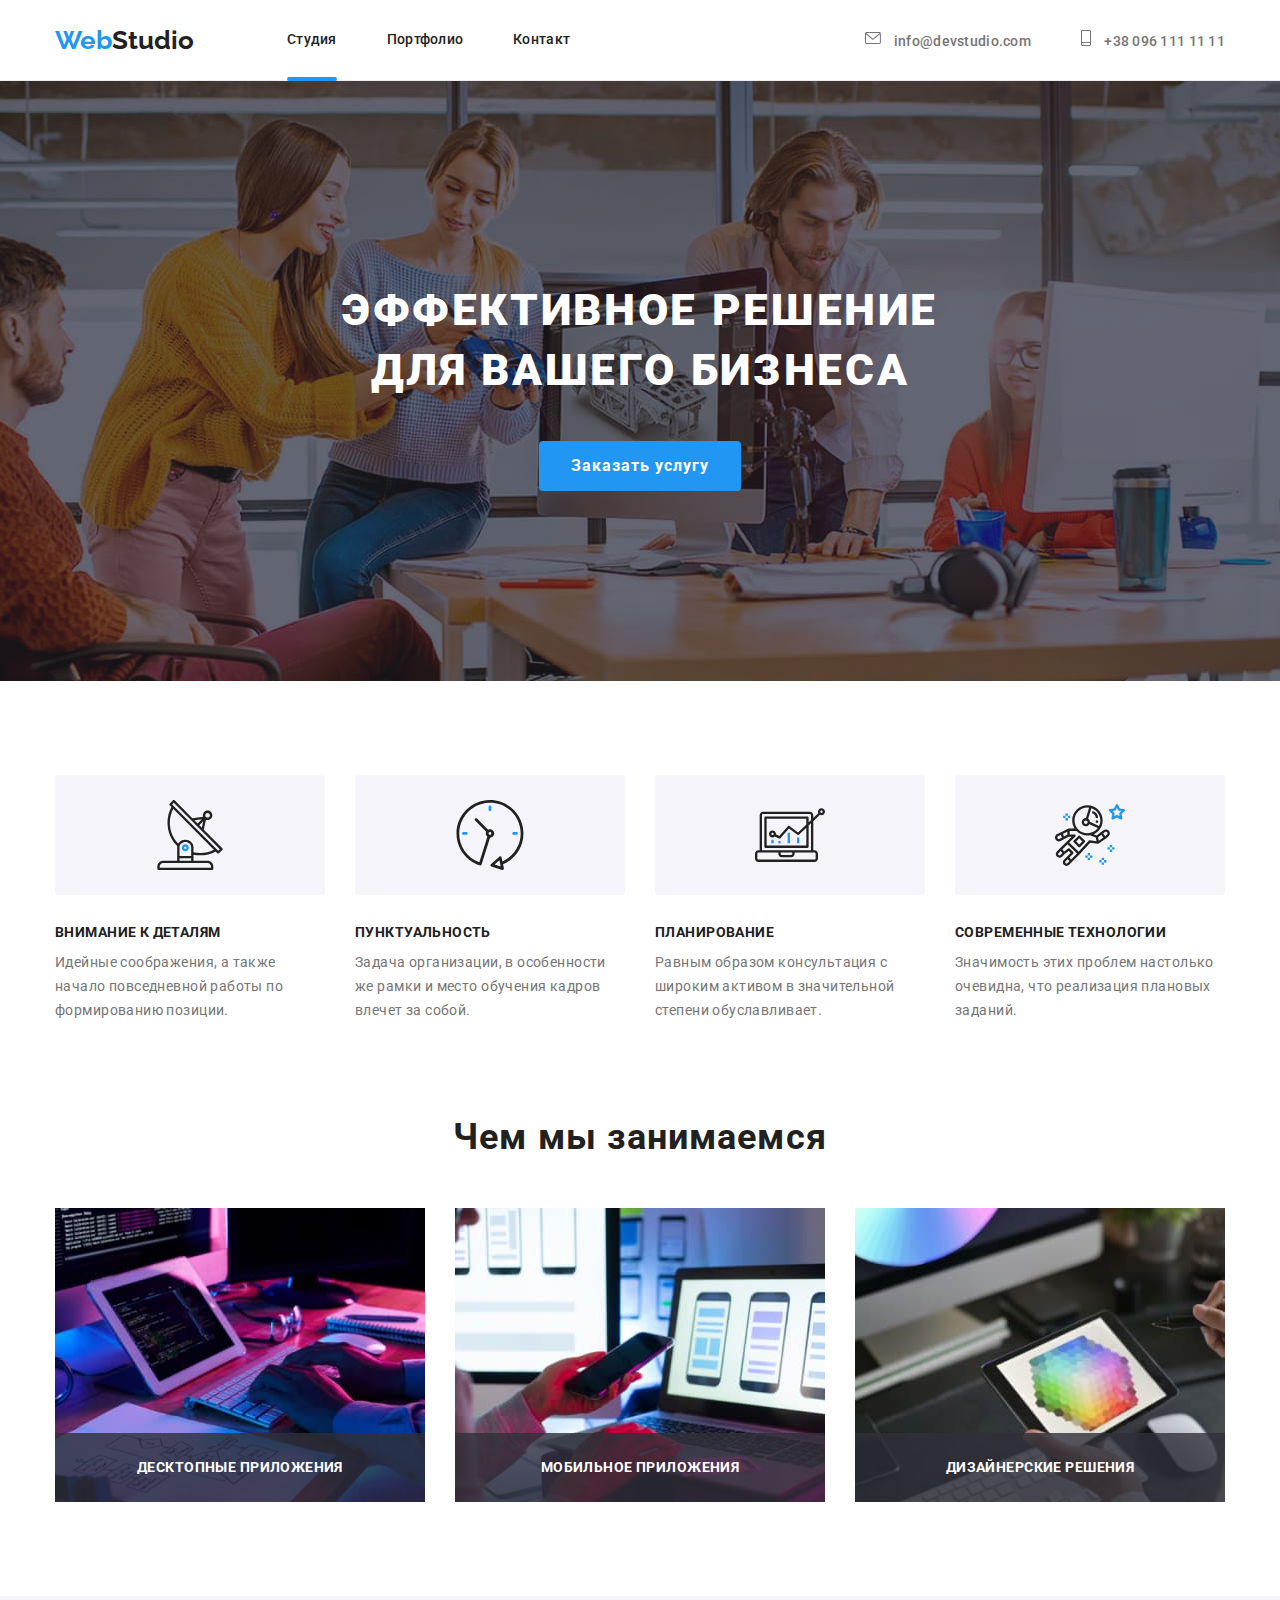
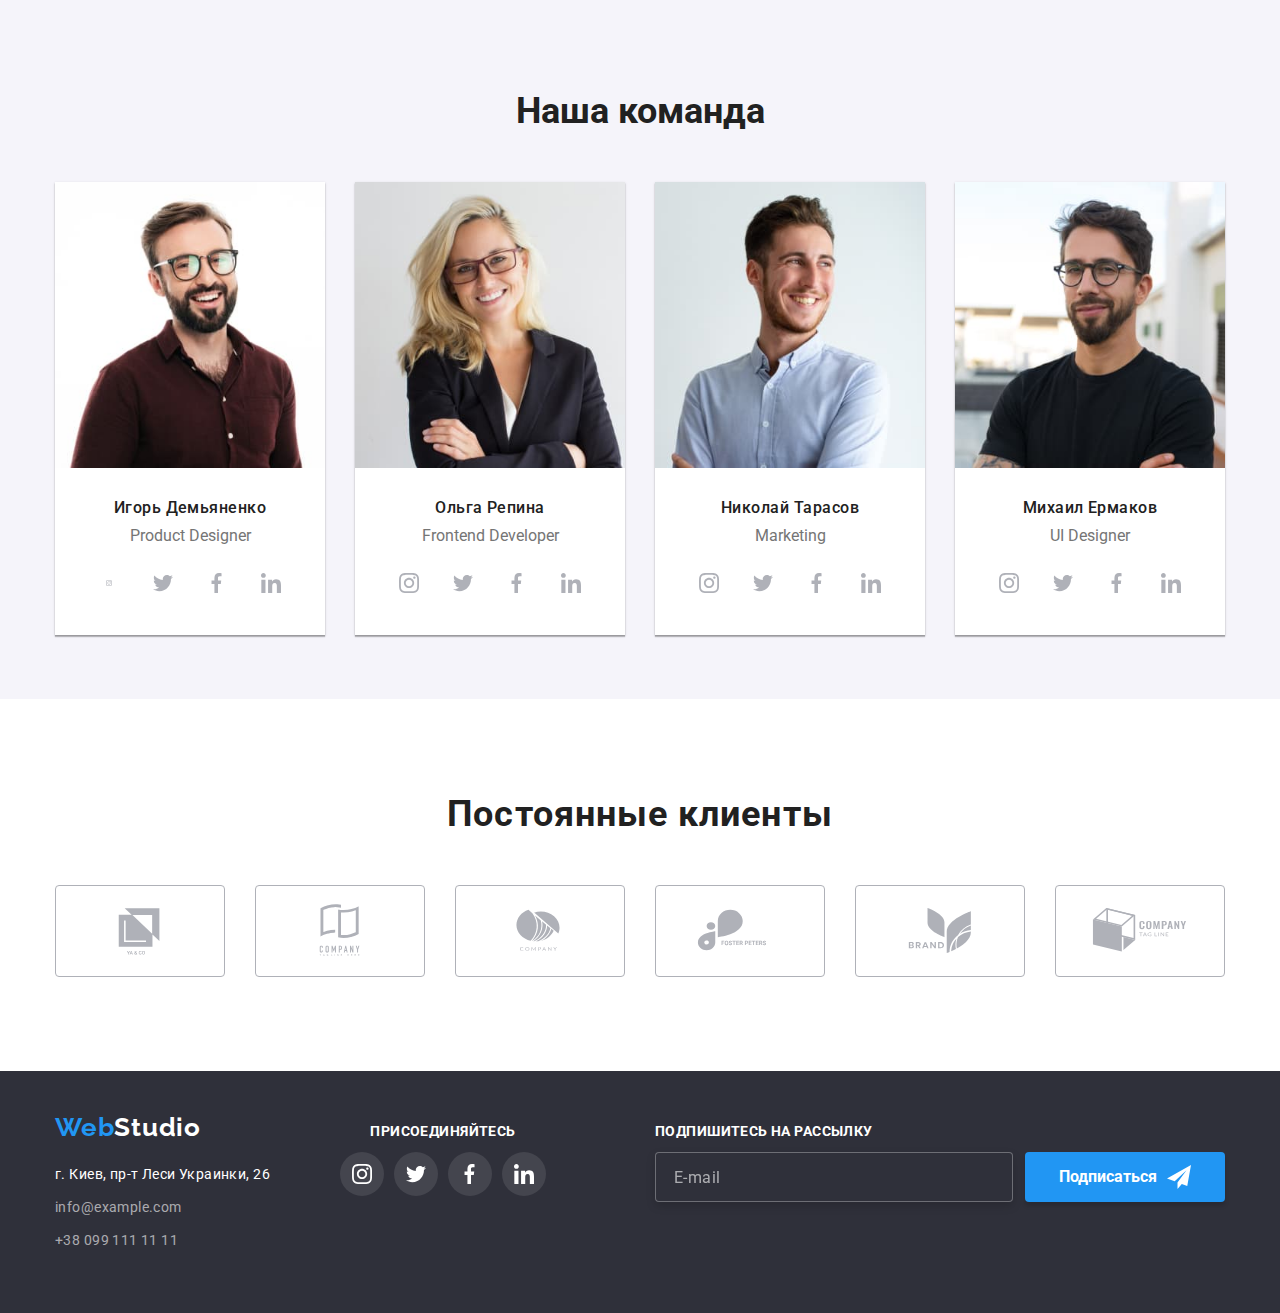
<file: index.html>
<!DOCTYPE html>
<html lang="ru">

<head>
    <meta charset="UTF-8">
    <meta http-equiv="X-UA-Compatible" content="IE=edge">
    <meta name="viewport" content="width=device-width, initial-scale=1.0">
    <title>Document</title>
  
    <link rel="preconnect" href="https://fonts.googleapis.com">
    <link rel="preconnect" href="https://fonts.gstatic.com" crossorigin>
    <link
        href="https://fonts.googleapis.com/css2?family=Montserrat:wght@400;700&family=Raleway:wght@700&family=Roboto:wght@400;500;700;900&display=swap"
        rel="stylesheet">
        <link rel="stylesheet" href="./modern-normalize.css">
        <!-- <link rel="stylesheet" href="./css/style.css"> -->
        <link rel="stylesheet" href="./css/main.min.css">
        
</head>

<body>
    <!--Шапка  -->
    <header class="header">
        <div class="header__box container">
            <nav class="nav">
                <!-- логотип -->
                <a href="#" class="logo">
                    <span class="primery-logo">Web</span>Studio
                </a>
            
                <!-- список навигации -->
                <ul class="nav__list">
                    <li class="nav__item"><a class="nav__link nav__position" href="./index.html">Студия</a></li>
                    <li class="nav__item"><a class="nav__link" href="./portfolio.html">Портфолио</a></li>
                    <li class="nav__item"><a class="nav__link" href="#footer">Контакт</a></li>
                </ul>
            </nav>
            <div class="kontacts">
                <a class="kontacts__email" href="info@devstudio.com">
                    <svg width="16" height="16" class="kontacts__svg">
                        <use href="images/icons.svg#icon-leter"></use>
                    </svg>
                    info@devstudio.com</a>
                <a class="kontacts__tel" href="+38-096-111-11-11">
                    <svg width="10" height="16" class="kontacts__svg">
                        <use href="images/icons.svg#icon-smartphone"></use>
                    </svg>
                    +38 096 111 11 11</a>
            </div>
            <!-- ========мобильное меню============== -->
            <button type="button" class="is-open menu-button " aria-expanded="false" aria-controls="menu-container"
                data-menu-button>
            
                <svg width="40" height="40" class="burger">
                    <use class="icon-cross" href="images/icons.svg#icon-menu_40px-1"></use>
                    <use class="icon-burger" href="images/icons.svg#icon-close_40px-1"></use>
                </svg>
            </button>
            <div class="menu-container" id="menu-container" data-menu>
            
                <div class="menu-container__nav">
                    <a class="menu-container__link" href="./index.html">Студия</a>
                    <a class="menu-container__link" href="./portfolio.html">Портфолио</a>
                    <a class="menu-container__link" href="#footer">Контакт</a>
                </div>
                <div class="menu-container__kontacts-box">
                    <div class="menu-container__kontacts">
                        <a class="menu-container__tel" href="+38-096-111-11-11">
                            +38 096 111 11 11</a>
            
                        <a class="menu-container__email" href="info@devstudio.com">
                            info@devstudio.com</a>
            
                    </div>
                    <div class="menu-container__social">
                        <a class="menu-container__social-link" href="">Instagram</a>
                        <a class="menu-container__social-link" href="">Twitter</a>
                        <a class="menu-container__social-link" href="">Facebook</a>
                        <a class="menu-container__social-link" href="">LinkedIn</a>
                    </div>
                </div>
            
                <!-- </div> -->
            
            
            </div>
        </div>
           
      
        
    </header>
<!-- главный заголовок Эффективные решения для вашего бизнеса-->
    <main>
        
    <section class="hero">
        <div class="container ">
                <h1 class="hero__heading">ЭФФЕКТИВНОЕ РЕШЕНИЕ<br> ДЛЯ ВАШЕГО БИЗНЕСА</h1>
            
                    <button data-modal-open class="button-order-servise">Заказать услугу</button>
                    
                    <div class="backdrop is-hidden" data-modal>
                        <div class="modal">
                            <button class="modal__close" data-modal-close>
                                <svg width="15" height="15">
                                    <use href="images/icons.svg#icon-close"></use>
                                </svg>
                            </button>
                            <b class="modal__head">Оставьте свои данные, мы вам перезвоним</b>
                            <form class="modal__form">
                                <label class="modal__box">
                                    Имя
                                    <input class="modal__input" type="text" name="name" autofocus required>
                                    <svg class="modal__icon" width="12" height="12">
                                        <use href="images/icons.svg#icon-men-1"></use>
                                    </svg>
                                </label>
                                <label class="modal__box"> Телефон
                                    <input class="modal__input" type="tel" name="tel" required>
                                    <svg  class="modal__icon"width="13" height="13">
                                        <use href="images/icons.svg#icon-tel-1"></use>
                                    </svg>
                                </label>
                                <label class="modal__box"> Почта
                                    <input class="modal__input" type="email" name="tel">
                                    <svg class="modal__icon" width="15" height="12">
                                        <use href="images/icons.svg#icon-mail-1"></use>
                                    </svg>
                                </label>
                                <label class="modal__box "> Комментарий
                                    <textarea class="modal__input modal__coment"  name="feedback" placeholder="Введите текст"></textarea>
                                </label>
                                <input type="checkbox" class="modal__policy-checkbox" id="policy-check" required>
                                <label class="modal__policy-box" for="policy-check">
                                    Соглашаюсь с рассылкой и принимаю &nbsp;<a class="modal__link" href="#">Условия договора</a>
                                </label>
                                <button type="submit" class="modal-submit-btn">Отправить</button>
                                </form>
                            </form>
                            
                        </div>
                    
                    </div>
                
        </div>
    </section>
        
    
    <!-- особенности -->
    <section class="section">
        <div class="container">
            <h2 class="peculiarities__heading">Особенности</h2>
            <ul class="peculiarities__list">
                <li class="peculiarities__item">
                    <div class="peculiarities__box">
                        <div class="peculiarities__svg">
                            <svg width="70" height="70" >
                                <use href="images/icons.svg#icon-antenna"></use>
                            </svg>
                        </div>
                        
                        <h3 class="peculiarities__title">Внимание к деталям</h3>
                        <p class="peculiarities__text">Идейные соображения, а также начало повседневной работы по формированию
                            позиции.</p>
                    </div>
                   
                </li>
                <li class="peculiarities__item">
                    <div class="peculiarities__box">
                        <div class="peculiarities__svg">
                            <svg width="70" height="70" >
                                <use class="peculiarities__img" href="images/icons.svg#icon-clock"></use>
                            </svg>
                        </div>
                        
                        <h3 class="peculiarities__title">Пунктуальность</h3>
                        <p class="peculiarities__text">Задача организации, в особенности же рамки и место обучения кадров влечет
                            за собой.</p>
                    </div>
                    
                </li>
                <li class="peculiarities__item">
                    <div class="peculiarities__box">
                        <div  class="peculiarities__svg">
                            <svg width="70" height="70">
                                <use href="images/icons.svg#icon-diagram"></use>
                            </svg>
                        </div>
                        
                        <h3 class="peculiarities__title">Планирование</h3>
                        <p class="peculiarities__text">Равным образом консультация с широким активом в значительной степени
                            обуславливает.</p>
                    </div>
                    
                </li>
                <li class="peculiarities__item">
                    <div class="peculiarities__box">
                        <div  class="peculiarities__svg">
                            <svg width="70" height="70">
                                <use href="images/icons.svg#icon-astronaut"></use>
                            </svg>
                        </div>
                        
                        <h3 class="peculiarities__title">Современные технологии</h3>
                        <p class="peculiarities__text">Значимость этих проблем настолько очевидна, что реализация плановых
                            заданий.</p>
                    </div>
                    
                </li>
            </ul>
        </div>
       
    </section>
    <!-- чем мы занимаемся -->
    <div class="produktion">
<section class=" top section">

    <div class="container">
        <h2 class="produktion__heading">Чем мы занимаемся</h2>
        <ul class="produktion__list">
            <li class="produktion__item"><img srcset="./images/imgdesktop@1x.jpg 1x, ./images/imgdesktop@2x.jpg 2x" src="./images/imgdesktop@1x.jpg" alt="компьютер" width="370" height="294">
                <p class="produktion__text">ДЕСКТОПНЫЕ ПРИЛОЖЕНИЯ</p>
            </li>
            <li class="produktion__item"><img srcset="./images/imgmob@1x.jpg 1x, ./images/imgmob@2x.jpg 2x" src="./images/imgmob@1x.jpg" alt="телефон" width="370" height="294">
                <p class="produktion__text">МОБИЛЬНОЕ ПРИЛОЖЕНИЯ</p>
            </li>
            <li class="produktion__item"><img srcset="./images/imgdesing@1x.jpg 1x, ./images/imgdesing@2x.jpg 2x" src="./images/imgdesing@1x.jpg" alt="планшет" width="370" height="294">
                <p class="produktion__text">ДИЗАЙНЕРСКИЕ РЕШЕНИЯ</p>
            </li>
        </ul>
    </div>


</section>
    </div>
 
    <!-- наша команда -->
  
    <section class="section comand">
        <div class=" container">
            <h2 class="comand__heading">Наша команда</h2>
            <ul class="comand__list">
                
                <li class="comand__item">
                    <div class="comand__box">
                    <img class="comand__img" srcset="./images/igor/igor@1x.jpg 1x, ./images/igor/igor@2x.jpg 2x"  src="./images/igor/igor.jpg" alt="Игорь-Демьяненко"  width="100%">
                    <div class="comand__name-box">
                        <h3 class="comand__name">Игорь Демьяненко</h3>
                        <p class="comand__position">Product Designer</p>
                        <ul class="comand__social-list">
                            <li class="comand__social-item">
                                <a class="comand__social-link" href="#">
                                    <svg width="6" height="10">
                                        <use class="" href="images/icons.svg#icon-instagram"></use>
                                    </svg>
                                </a>
                    
                            </li>
                            <li class="comand__social-item">
                                <a class="comand__social-link" href="#">
                                    <svg width="20" height="20" class="">
                                        <use class="" href="images/icons.svg#icon-twitter"></use>
                                    </svg>
                                </a>
                    
                            </li>
                            <li class="comand__social-item">
                                <a class="comand__social-link" href="#">
                                    <svg width="20" height="20" class="">
                                        <use class="" href="images/icons.svg#icon-facebook"></use>
                                    </svg>
                                </a>
                    
                            </li>
                            <li class="comand__social-item">
                                <a class="comand__social-link" href="#">
                                    <svg width="20" height="20" class="">
                                        <use class="" href="images/icons.svg#icon-linkedin"></use>
                                    </svg>
                                </a>
                    
                            </li>
                        </ul>
                    </div>
                    </div>
                   
                </li>


                <li class="comand__item">
                    <div class="comand__box">
                    <img class="comand__img" srcset="./images/olga/olga@1x.jpg 1x, ./images/olga/olga@2x.jpg 2x" src="./images/olga/olga.jpg" alt="Ольга-Репина" width="100%">
                    <div class="comand__name-box">
                        <h3 class="comand__name">Ольга Репина</h3>
                        <p class="comand__position">Frontend Developer</p>
                        <ul class="comand__social-list">
                            <li class="comand__social-item">
                                <a class="comand__social-link" href="#">
                                    <svg width="20" height="20" class="">
                                        <use class="" href="images/icons.svg#icon-instagram"></use>
                                    </svg>
                                </a>
                    
                            </li>
                            <li class="comand__social-item">
                                <a class="comand__social-link" href="#">
                                    <svg width="20" height="20" class="">
                                        <use class="" href="images/icons.svg#icon-twitter"></use>
                                    </svg>
                                </a>
                    
                            </li>
                            <li class="comand__social-item">
                                <a class="comand__social-link" href="#">
                                    <svg width="20" height="20" class="">
                                        <use class="" href="images/icons.svg#icon-facebook"></use>
                                    </svg>
                                </a>
                    
                            </li>
                            <li class="comand__social-item">
                                <a class="comand__social-link" href="#">
                                    <svg width="20" height="20" class="">
                                        <use class="" href="images/icons.svg#icon-linkedin"></use>
                                    </svg>
                                </a>
                    
                            </li>
                        </ul>
                    </div>
                    </div>
                   
                </li>


                <li class="comand__item">
                    <div class="comand__box">
                    <img class="comand__img" srcset="./images/nikolai/nikolai@1x.jpg 1x, ./images/nikolai/nikolai@2x.jpg 2x" src="./images/nikolai/nikolai.jpg" alt="Николай-Тарасов" width="450px">
                    <div class="comand__name-box">
                        <h3 class="comand__name">Николай Тарасов</h3>
                        <p class="comand__position">Marketing</p>
                        <ul class="comand__social-list">
                            <li class="comand__social-item">
                                <a class="comand__social-link" href="#">
                                    <svg width="20" height="20" class="">
                                        <use class="" href="images/icons.svg#icon-instagram"></use>
                                    </svg>
                                </a>
                    
                            </li>
                            <li class="comand__social-item">
                                <a class="comand__social-link" href="#">
                                    <svg width="20" height="20" class="">
                                        <use class="" href="images/icons.svg#icon-twitter"></use>
                                    </svg>
                                </a>
                    
                            </li>
                            <li class="comand__social-item">
                                <a class="comand__social-link" href="#">
                                    <svg width="20" height="20" class="">
                                        <use class="" href="images/icons.svg#icon-facebook"></use>
                                    </svg>
                                </a>
                    
                            </li>
                            <li class="comand__social-item">
                                <a class="comand__social-link" href="#">
                                    <svg width="20" height="20" class="">
                                        <use class="" href="images/icons.svg#icon-linkedin"></use>
                                    </svg>
                                </a>
                    
                            </li>
                        </ul>
                    </div>
                    </div>
                    
                </li>


                <li class="comand__item">
                    <div class="comand__box">
                            <img class="comand__img" srcset="./images/mihail/mihail@1x.jpg 1x, ./images/mihail/mihail@2x.jpg 2x" src="./images/mihail/mihail.jpg" alt="Михаил-Ермаков" width="100%">
                            <div class="comand__name-box">
                                <h3 class="comand__name">Михаил Ермаков</h3>
                                <p class="comand__position">UI Designer</p>
                                <ul class="comand__social-list">
                                    <li class="comand__social-item">
                                        <a class="comand__social-link" href="#">
                                            <svg width="20" height="20" class="">
                                                <use class="" href="images/icons.svg#icon-instagram"></use>
                                            </svg>
                                        </a>
                            
                                    </li>
                                    <li class="comand__social-item">
                                        <a class="comand__social-link" href="#">
                                            <svg width="20
                                                        " height="20
                                                        " class="">
                                                <use class="" href="images/icons.svg#icon-twitter"></use>
                                            </svg>
                                        </a>
                            
                                    </li>
                                    <li class="comand__social-item">
                                        <a class="comand__social-link" href="#">
                                            <svg width="20
                                                        " height="20
                                                        " class="">
                                                <use class="" href="images/icons.svg#icon-facebook"></use>
                                            </svg>
                                        </a>
                            
                                    </li>
                                    <li class="comand__social-item">
                                        <a class="comand__social-link" href="#">
                                            <svg width="20
                                                        " height="20
                                                        " class="">
                                                <use class="" href="images/icons.svg#icon-linkedin"></use>
                                            </svg>
                                        </a>
                            
                                    </li>
                                </ul>
                            </div>
                    </div>
                    
                </li>
            </ul>
        </div>
       
    </section>
<!-- Постоянные клиенты -->
     <section class="section ">
         <div class="container">
            <h2 class="client__heading">Постоянные клиенты</h2>
            <ul class="client__list">
                <li class="client__item">
                    <a class="client__link" href="#">
                        <svg width="106" height="60">
                            <use href="images/icons.svg#icon-yaco"></use>
                        </svg>
                    </a>
                </li>
                <li class="client__item">
                    <a class="client__link" href="#">
                        <svg width="106" height="60">
                            <use href="images/icons.svg#icon-tag-line-here"></use>
                        </svg>
                    </a>
                </li>
                <li class="client__item">
                    <a class="client__link" href="#">
                        <svg width="106" height="60">
                            <use href="images/icons.svg#icon-company"></use>
                        </svg>
                    </a>
                </li>
                <li class="client__item">
                    <a class="client__link" href="#">
                        <svg width="106" height="60">
                            <use href="images/icons.svg#icon-foster-peters"></use>
                        </svg>
                    </a>
                </li>
                <li class="client__item">
                    <a class="client__link" href="#">
                        <svg width="106" height="60">
                            <use href="images/icons.svg#icon-brand"></use>
                        </svg>
                    </a>
                </li>
                <li class="client__item">
                    <a class="client__link" href="#">
                        <svg width="106" height="60">
                            <use href="images/icons.svg#icon-tag-line"></use>
                        </svg>
                    </a>
                </li>
            </ul>
         </div>
        
    </section>
</main>


    
<!-- подвал -->
    <footer class="footer ">
        <a name="footer"></a>
        <div class="footer__box container">
            <!-- <div class="footer__wrapper">
                
            </div> -->
            <div class="footer-addres">
                <a href="#">
                    <span class="logo-primery">Web</span><span class="logo-secondary">Studio </span>
                </a>
                <address class="footer__addres">г. Киев, пр-т Леси Украинки, 26</address>
                <a class="footer__kontakts" href="info@example.com"> info@example.com</a>
                <a class="footer__kontakts" href="+38-099-111-11-11"> +38 099 111 11 11</a>
            </div>
            
        <!-- присоединяйтесь  -->

            <div class="join">
                <h2 class="join__heading">ПРИСОЕДИНЯЙТЕСЬ</h2>
                <ul class="join__social-list">
                    <li class="join__social-item">
                        <a class="join__social-link" href="#">
                            <svg width="20" height="20" class="">
                                <use href="images/icons.svg#icon-instagram"></use>
                            </svg>
                        </a>
            
                    </li>
                    <li class="join__social-item">
                        <a class="join__social-link" href="#">
                            <svg width="20" height="20" class="">
                                <use href="images/icons.svg#icon-twitter"></use>
                            </svg>
                        </a>
            
                    </li>
                    <li class="join__social-item">
                        <a class="join__social-link" href="#">
                            <svg width="20" height="20" class="">
                                <use href="images/icons.svg#icon-facebook"></use>
                            </svg>
                        </a>
            
                    </li>
                    <li class="join__social-item">
                        <a class="join__social-link" href="#">
                            <svg width="20" height="20" class="">
                                <use href="images/icons.svg#icon-linkedin"></use>
                            </svg>
                        </a>
            
                    </li>
                </ul>
            </div>
        <!-- Подпишитесь на рассылку -->
            <div class="mailing__box">
                <b class="mailing">ПОДПИШИТЕСЬ НА РАССЫЛКУ</b>
                <form class="mailing__form">
                    <label>
                        <input type="email" name="mailing-email" class="mailing__email" placeholder="E-mail">
                    </label>
                    <button class="mailing-button" type="submit">
                        <span class="mailing__btn-name">
                            Подписаться
                        <img  class="mailing__img" src="./images/icon send.svg" alt="">
                        </span>
                        
                    </button>
                </form>

            </div>
        </div>
        
       
    </footer>
    <script src="./js/menu.js"></script>
    <script src="./js/modal.js"></script>
</body>

</html>
</file>
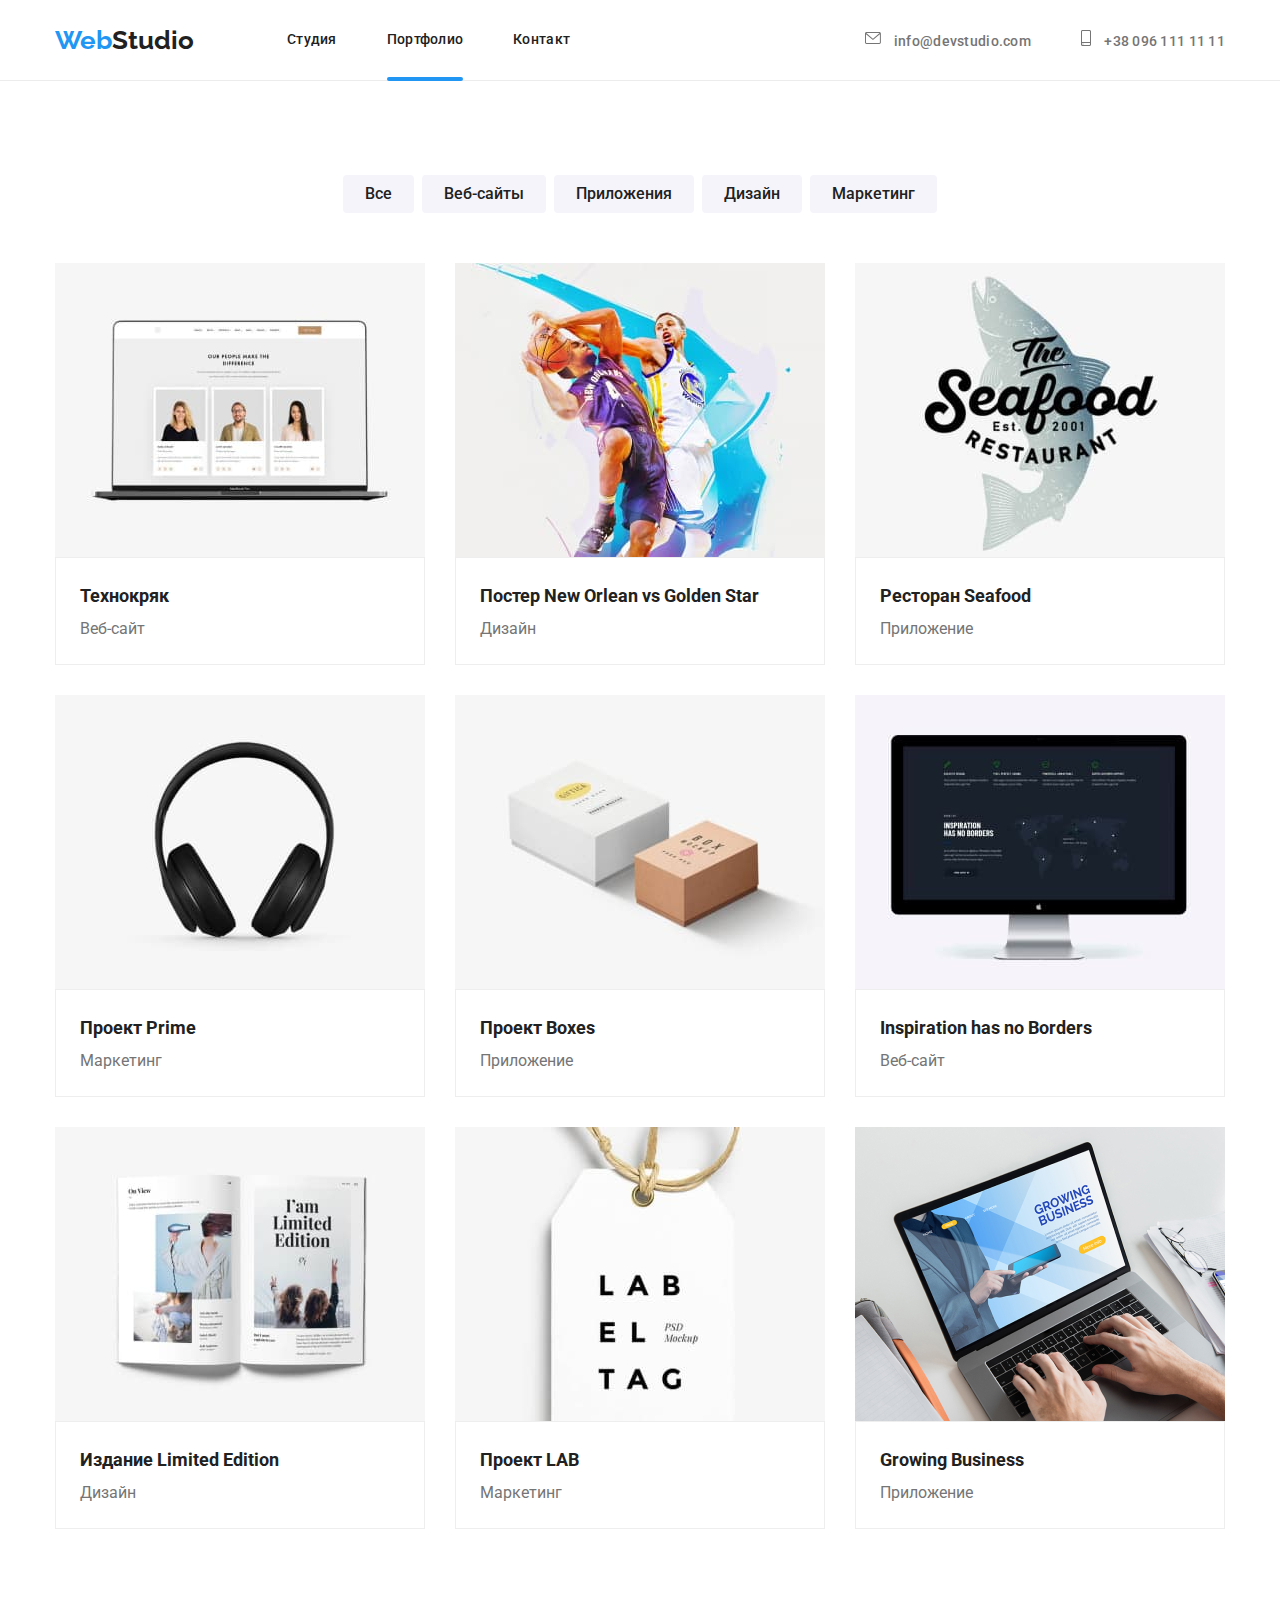
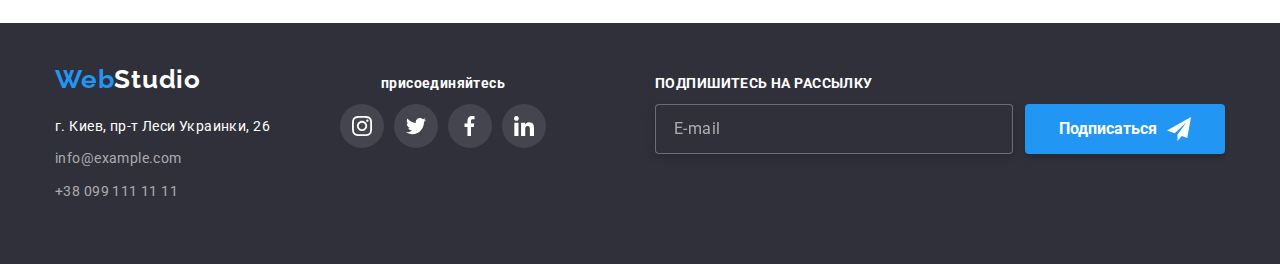
<file: portfolio.html>
<!DOCTYPE html>
<html lang="ru">
<head>
    <meta charset="UTF-8">
    <meta http-equiv="X-UA-Compatible" content="IE=edge">
    <meta name="viewport" content="width=device-width, initial-scale=1.0">
    <title>portfolio</title>
    
    <link rel="preconnect" href="https://fonts.googleapis.com">
    <link rel="preconnect" href="https://fonts.gstatic.com" crossorigin>
    <link href="https://fonts.googleapis.com/css2?family=Montserrat:wght@400;700&family=Raleway:wght@700&family=Roboto:wght@400;500;700;900&display=swap"rel="stylesheet">
    <link rel="stylesheet" href="./modern-normalize.css">
    <link rel="stylesheet" href="./css/main.min.css">
</head>
<body>
    
      <!--Шапка  -->
<header class="header">
    <div class="header__box container">
        <nav class="nav">
            <!-- логотип -->
            <a href="#" class="logo">
                <span class="primery-logo">Web</span>Studio
            </a>

            <!-- список навигации -->
            <ul class="nav__list">
                <li class="nav__item"><a class="nav__link " href="./index.html">Студия</a></li>
                <li class="nav__item"><a class="nav__link nav__position" href="./portfolio.html">Портфолио</a></li>
                <li class="nav__item"><a class="nav__link" href="#footer">Контакт</a></li>
            </ul>
        </nav>
        <div class="kontacts">
            <a class="kontacts__email" href="info@devstudio.com">
                <svg width="16" height="16" class="kontacts__svg">
                    <use href="images/icons.svg#icon-leter"></use>
                </svg>
                info@devstudio.com</a>
            <a class="kontacts__tel" href="+38-096-111-11-11">
                <svg width="10" height="16" class="kontacts__svg">
                    <use href="images/icons.svg#icon-smartphone"></use>
                </svg>
                +38 096 111 11 11</a>
        </div>
        <button type="button" class="is-open menu-button " aria-expanded="false" aria-controls="menu-container"
            data-menu-button>

            <svg width="40" height="40" class="burger">
                <use class="icon-cross" href="images/icons.svg#icon-menu_40px-1"></use>
                <use class="icon-burger" href="images/icons.svg#icon-close_40px-1"></use>
            </svg>
        </button>
        <div class="menu-container" id="menu-container" data-menu>
            <!-- <div class="menu-container__box"> -->
            <div class="menu-container__nav">
                <a class="menu-container__link" href="./index.html">Студия</a>
                <a class="menu-container__link" href="./portfolio.html">Портфолио</a>
                <a class="menu-container__link" href="#footer">Контакт</a>
            </div>
            <div class="menu-container__kontacts-box">
                <div class="menu-container__kontacts">
                    <a class="menu-container__tel" href="+38-096-111-11-11">
                        +38 096 111 11 11</a>

                    <a class="menu-container__email" href="info@devstudio.com">
                        info@devstudio.com</a>

                </div>
                <div class="menu-container__social">
                    <a class="menu-container__social-link" href="">Instagram</a>
                    <a class="menu-container__social-link" href="">Twitter</a>
                    <a class="menu-container__social-link" href="">Facebook</a>
                    <a class="menu-container__social-link" href="">LinkedIn</a>
                </div>
            </div>

            <!-- </div> -->


        </div>
    </div>



</header>

       <main>
    
            <!-- Наши проекты  -->
        <section class="section">
            <div class="container">
            <h1 class="projekt-heading">Наши проекты</h1>
            
            <ul class="projekt__button-list">
                <li class="projekt__button-item"><button type="button"> Все</button></li>
                <li class="projekt__button-item"><button type="button">Веб-сайты </button></li>
                <li class="projekt__button-item"><button type="button">Приложения</button></li>
                <li class="projekt__button-item"><button type="button">Дизайн</button></li>
                <li class="projekt__button-item"><button type="button">Маркетинг</button></li>
            </ul>
       <div class="projekt">
           <ul class="projekt__box-list">
        <li class="projekt__box-item">
            <div class="projekt__box-deskription">
                <img class="projekt__box-img" srcset="./images/tehnokryak/tehnokryak@1x.jpg 1x, ./images/tehnokryak/tehnokryak@2x.jpg 2x" src="./images/tehnokryak/tehnokryak.jpg" alt="Технокряк" >
                <p class="tehnokryak">
                    Технокряк это современная площадка распространения коронавируса. Компании используют эту платформу для цифрового
                    шпионажа и атак на защищённые сервера конкурентов.
                </p>
            </div>
            
            <div class="projekt__box-text">
                <h2 class="projekt__box-heading">Технокряк</h2>
                <p>Веб-сайт</p>
                
             </div> 
           
        </li>
        <li class="projekt__box-item">
            <div class="projekt__box-deskription">
                <img class="projekt__box-img" srcset="./images/poster/poster@1x.jpg 1x, ./images/poster/poster@2x.jpg 2x" src="./images/poster/poster.jpg" alt="Постер New Orlean vs Golden Star" >
                <p class="poster">Lorem ipsum dolor sit amet consectetur, adipisicing elit. Nisi, sint.</p>
            </div>
           
            <div class="projekt__box-text">
                <h2 class="projekt__box-heading">Постер New Orlean vs Golden Star</h2>
                <p>Дизайн</p>
            </div>  
        </li>
        <li class="projekt__box-item">

            <div class="projekt__box-deskription">
                <img class="projekt__box-img" srcset="./images/restaurant/restaurant@1x.jpg 1x, ./images/restaurant/restaurant@2x.jpg 2x" src="./images/restaurant/restaurant.jpg" alt="Ресторан Seafood" >
                <p class="restaurant">Lorem ipsum dolor sit amet consectetur, adipisicing elit. Nisi, sint.</p>
            </div>
           <div class="projekt__box-text">
            <h2 class="projekt__box-heading">Ресторан Seafood</h2>
            <p>Приложение</p>
           </div>  
        </li>
        <li class="projekt__box-item">
            <div class="projekt__box-deskription">
                <img class="projekt__box-img" srcset="./images/prime/prime@1x.jpg 1x, ./images/prime/prime@2x.jpg 2x" src="./images/prime/prime.jpg" alt="Проект Prime" >
                <p class="prime">Lorem ipsum dolor sit amet consectetur, adipisicing elit. Nisi, sint.</p>
            </div>
            <div class="projekt__box-text">
                <h2 class="projekt__box-heading">Проект Prime</h2>
                <p>Маркетинг</p>
            </div> 
        </li>
        <li class="projekt__box-item">
            <div class="projekt__box-deskription">
                <img class="projekt__box-img" srcset="./images/boxes/boxes@1x.jpg 1x, ./images/boxes/boxes@2x.jpg 2x" src="./images/boxes/boxes.jpg" alt="Проект Boxes" >
                <p class="boxes">Lorem ipsum dolor sit amet consectetur, adipisicing elit. Nisi, sint.</p>
            </div>
            <div class="projekt__box-text">
                <h2 class="projekt__box-heading">Проект Boxes</h2>
                <p>Приложение</p>
            </div> 
        </li>
        <li class="projekt__box-item">
            <div class="projekt__box-deskription">
                <img class="projekt__box-img" srcset="./images/komp/komp@1x.jpg 1x, ./images/komp/komp@2x.jpg 2x" src="./images/komp/komp.jpg" alt="Inspiration has no Borders" >
                <p class="komp">Lorem ipsum dolor sit amet consectetur, adipisicing elit. Nisi, sint.</p>
            </div>
            <div class="projekt__box-text">
                <h2 class="projekt__box-heading">Inspiration has no Borders</h2>
                <p>Веб-сайт</p>
            </div>
        </li>
        <li class="projekt__box-item">
            <div class="projekt__box-deskription">
                <img class="projekt__box-img" srcset="./images/limited-edition/limited-edition@1x.jpg 1x, ./images/limited-edition/limited-edition@2x.jpg 2x" src="./images/limited-edition/limited-edition.jpg" alt="Издание Limited Edition" >
                <p class="limited-edition">dtudtutdudetuet</p>
            </div>
            <div class="projekt__box-text">
                <h2 class="projekt__box-heading">Издание Limited Edition</h2>
                <p>Дизайн</p>
            </div> 
        </li>
        <li class="projekt__box-item">
            <div class="projekt__box-deskription">
                <img class="projekt__box-img" srcset="./images/lab/lab@1x.jpg 1x, ./images/lab/lab@2x.jpg 2x" src="./images/lab/lab.jpg" alt="Проект LAB" >
                <p class="lab">Lorem ipsum dolor sit amet consectetur, adipisicing elit. Nisi, sint.</p>
            </div>
            <div class="projekt__box-text">
                <h2 class="projekt__box-heading">Проект LAB</h2>
                <p>Маркетинг</p>
            </div> 
        </li>
        <li class="projekt__box-item">
            <div class="projekt__box-deskription">
                <img class="projekt__box-img" srcset="./images/business/business@1x.jpg 1x, ./images/business/business@2x.jpg 2x" src="./images/business/business.jpg" alt="Growing Business" >
                <p class="business">Lorem ipsum dolor sit amet consectetur, adipisicing elit. Nisi, sint.</p>
            </div>
            <div class="projekt__box-text">
                <h2 class="projekt__box-heading">Growing Business</h2>
                <p>Приложение</p>
            </div> 
        </li>
    </ul>
</div>
    </div>    
        </section>

       </main>
        <!-- подвал -->
        <footer class="footer">
            <a name="footer"></a>
            <div class="footer__box container">
                <div class="footer-addres">
                    <a href="#">
                        <span class="logo-primery">Web</span><span class="logo-secondary">Studio </span>
                    </a>
                    <address class="footer__addres">г. Киев, пр-т Леси Украинки, 26</address>
                    <a class="footer__kontakts" href="info@example.com"> info@example.com</a>
                    <a class="footer__kontakts" href="+38-099-111-11-11"> +38 099 111 11 11</a>
                </div>
        
                <!-- присоединяйтесь  -->
        
                <div class="join">
                    <h2 class="join__heading">присоединяйтесь</h2>
                    <ul class="join__social-list">
                        <li class="join__social-item">
                            <a class="join__social-link" href="#">
                                <svg width="20" height="20" class="">
                                    <use href="images/icons.svg#icon-instagram"></use>
                                </svg>
                            </a>
        
                        </li>
                        <li class="join__social-item">
                            <a class="join__social-link" href="#">
                                <svg width="20" height="20" class="">
                                    <use href="images/icons.svg#icon-twitter"></use>
                                </svg>
                            </a>
        
                        </li>
                        <li class="join__social-item">
                            <a class="join__social-link" href="#">
                                <svg width="20" height="20" class="">
                                    <use href="images/icons.svg#icon-facebook"></use>
                                </svg>
                            </a>
        
                        </li>
                        <li class="join__social-item">
                            <a class="join__social-link" href="#">
                                <svg width="20" height="20" class="">
                                    <use href="images/icons.svg#icon-linkedin"></use>
                                </svg>
                            </a>
        
                        </li>
                    </ul>
                </div>
                <!-- Подпишитесь на рассылку -->
                <div class="mailing__box">
                    <b class="mailing">ПОДПИШИТЕСЬ НА РАССЫЛКУ</b>
                    <form class="mailing__form">
                        <label>
                            <input type="email" name="mailing-email" class="mailing__email" placeholder="E-mail">
                        </label>
                        <button class="mailing-button" type="submit">
                            <span class="mailing__btn-name">
                                Подписаться
                                <img class="mailing__img" src="./images/icon send.svg" alt="">
                            </span>
        
                        </button>
                    </form>
        
                </div>
            </div>
        
        
        </footer>
        
        <script src="./js/modal.js"></script>
        <script src="./js/menu.js"></script>
</body>
</html>
</file>
<file: css/style.css>
/* основной цвет текста #757575 */
/* цвет заголовка #212121 */
/* цвет логотипа #2196F3 */
/* вторичный цвет #FFFFFF */
/* цвет фона #E5E5E5 */
/* цвет фона подвала #2F303A  */
/* цвет фона "Наша команда" #F5F4FA */

:root {
  --theme-color: #e5e5e5;
  --text-primery: #757575;
  --text-secondary: #212121;
  --fone-color: #2196f3;
}
*,
*::before,
*::after {
  box-sizing: border-box;
}
body {
  font-family: "Roboto";
  background-color: ffffff;
}

img {
  display: block;
  max-width: 100%;
  height: auto;
}

h1,
h2,
h3,
h4,
h5,
h6,
p,
ul,
li {
  margin: 0; /* нулевая граница */
  padding: 0; /* нулевые отступы */
  border: 0; /* больше всего для картинок в IE6 */
  outline: 0; /* точечная граница вокруг ссылок в Firefox */
  font-size: 100%;
  vertical-align: baseline;
  background: transparent;
}
button {
  padding: 0;
  border: none;
  font: inherit;
  color: inherit;
  background-color: transparent;
}
ul {
  list-style: none;
}
a {
  text-decoration: none;
  color: var(--text-secondary);
}
.container {
  width: 1200px;
  margin: 0 auto;
  padding: 0 15px;
  /* outline: 1px solid #212121; */
}
.normal {
  padding-top: 0px;
}
.section {
  padding-top: 94px;
  padding-bottom: 94px;
}
.top {
  padding-top: 0px;
}
</file>
<file: css/main.min.css>
*,*::before,*::after{-webkit-box-sizing:border-box;box-sizing:border-box}body{font-family:"Roboto";background-color:ffffff}img{display:block;max-width:100%;height:auto}h1,h2,h3,h4,h5,h6,p,ul,li{margin:0;padding:0;border:0;outline:0;font-size:100%;vertical-align:baseline;background:transparent}button{padding:0;border:none;font:inherit;color:inherit;background-color:transparent}ul{list-style:none}a{text-decoration:none;color:var(--text-secondary)}:root{--theme-color: #e5e5e5;--text-primery: #757575;--text-secondary: #212121;--fone-color: #2196f3}.container{margin:0 auto;padding:0 15px}@media screen and (min-width: 480px){.container{width:480px}}@media screen and (min-width: 768px){.container{width:768px}}@media screen and (min-width: 1200px){.container{width:1200px}}@media screen and (max-width: 1199px){.section{padding-top:60px;padding-bottom:60px}}@media screen and (min-width: 1200px){.section{padding-top:94px;padding-bottom:94px}}.top{padding-top:0px}.header{border-bottom:1px solid #ececec;position:relative;display:-webkit-box;display:-ms-flexbox;display:flex;-webkit-box-align:center;-ms-flex-align:center;align-items:center}@media screen and (max-width: 767px){.header{padding:16px 0}}.header__box{display:-webkit-box;display:-ms-flexbox;display:flex;-webkit-box-align:center;-ms-flex-align:center;align-items:center;background-color:#fff}@media screen and (max-width: 767px){.header__box{-webkit-box-pack:justify;-ms-flex-pack:justify;justify-content:space-between}}.nav{display:-webkit-box;display:-ms-flexbox;display:flex;-webkit-box-align:center;-ms-flex-align:center;align-items:center}.menu-button{-webkit-box-pack:end;-ms-flex-pack:end;justify-content:flex-end;display:-webkit-inline-box;display:-ms-inline-flexbox;display:inline-flex;margin-right:15px;border:none;background-color:transparent;z-index:3}.menu-button .icon-cross{display:none}.menu-button.is-open .icon-cross{display:block}.menu-button.is-open .icon-burger{display:none}@media screen and (min-width: 768px){.menu-button{display:none}}.menu-container{display:none;position:absolute;position:fixed;z-index:1;-webkit-box-orient:vertical;-webkit-box-direction:normal;-ms-flex-direction:column;flex-direction:column;-webkit-box-pack:justify;-ms-flex-pack:justify;justify-content:space-between;padding-top:48px;padding-bottom:48px;padding-left:40px;width:100vw;height:100vh;top:0;left:0;background:#fff;-webkit-box-shadow:0px 4px 8px rgba(0,0,0,.04),0px 2px 4px rgba(0,0,0,.08),0px 1px 3px rgba(0,0,0,.16);box-shadow:0px 4px 8px rgba(0,0,0,.04),0px 2px 4px rgba(0,0,0,.08),0px 1px 3px rgba(0,0,0,.16)}.menu-container.is-open{display:-webkit-box;display:-ms-flexbox;display:flex}.menu-container__nav{display:-webkit-box;display:-ms-flexbox;display:flex;-webkit-box-orient:vertical;-webkit-box-direction:normal;-ms-flex-direction:column;flex-direction:column}.menu-container__link{font-style:normal;font-weight:500;font-size:40px;line-height:1.17;letter-spacing:.02em;color:var(--text-secondary)}.menu-container__link:focus,.menu-container__link:hover{color:var(--fone-color)}.menu-container__link:not(last-child){margin-bottom:32px}.menu-container__kontacts-box{-webkit-box-orient:vertical;-webkit-box-direction:normal;-ms-flex-direction:column;flex-direction:column;-webkit-box-pack:end;-ms-flex-pack:end;justify-content:flex-end}.menu-container__kontacts{display:-webkit-box;display:-ms-flexbox;display:flex;-webkit-box-orient:vertical;-webkit-box-direction:normal;-ms-flex-direction:column;flex-direction:column}.menu-container__tel{font-style:normal;font-weight:500;font-size:34px;line-height:1.17px;letter-spacing:.02em;color:var(--text-primery)}.menu-container__tel:focus,.menu-container__tel:hover{color:var(--fone-color)}.menu-container__email{margin-top:32px;font-weight:500;font-size:24px;line-height:28px;letter-spacing:.02em;color:var(--text-primery)}.menu-container__email:focus,.menu-container__email:hover{color:var(--fone-color)}.menu-container__social{display:-webkit-box;display:-ms-flexbox;display:flex;margin-top:64px;margin-bottom:48px}.menu-container__social-link:not(:last-child){margin-right:20px}.menu-container__social-link{font-weight:500;font-size:18px;line-height:22px;letter-spacing:.02em;color:var(--text-primery)}.menu-container__social-link:focus,.menu-container__social-link:hover{color:var(--fone-color)}.logo{color:var(--text-secondary)}.primery-logo{color:var(--fone-color)}.nav__list{margin-left:93px;display:-webkit-box;display:-ms-flexbox;display:flex}@media screen and (max-width: 767px){.nav__list{display:none}}.nav__list .nav__item:not(:last-child){margin-right:50px}.nav__item{-webkit-box-align:baseline;-ms-flex-align:baseline;align-items:baseline;color:var(--text-secondary)}.nav__link{display:block;position:relative;padding-top:32px;padding-bottom:32px;-webkit-transition-property:color;-o-transition-property:color;transition-property:color;-webkit-transition-duration:250ms;-o-transition-duration:250ms;transition-duration:250ms;-webkit-transition-timing-function:cubic-bezier(0.4, 0, 0.2, 1);-o-transition-timing-function:cubic-bezier(0.4, 0, 0.2, 1);transition-timing-function:cubic-bezier(0.4, 0, 0.2, 1)}.nav__link:hover,.nav__link:focus{color:var(--fone-color)}.nav__position{position:relative}.nav__position::after{position:absolute;left:0;bottom:0;content:" ";display:block;border-radius:2px;width:100%;height:4px;background-color:var(--fone-color);bottom:-1px}@media screen and (max-width: 767px){.kontacts{display:none}}@media screen and (min-width: 768px){.kontacts{display:-webkit-box;display:-ms-flexbox;display:flex;-webkit-box-orient:vertical;-webkit-box-direction:normal;-ms-flex-direction:column;flex-direction:column;margin-left:auto}}@media screen and (min-width: 1200px){.kontacts{-webkit-box-orient:horizontal;-webkit-box-direction:normal;-ms-flex-direction:row;flex-direction:row}}.kontacts__email{-webkit-box-align:center;-ms-flex-align:center;align-items:center;color:var(--text-primery);-webkit-transition-property:color;-o-transition-property:color;transition-property:color;-webkit-transition-duration:250ms;-o-transition-duration:250ms;transition-duration:250ms;-webkit-transition-timing-function:cubic-bezier(0.4, 0, 0.2, 1);-o-transition-timing-function:cubic-bezier(0.4, 0, 0.2, 1);transition-timing-function:cubic-bezier(0.4, 0, 0.2, 1)}@media screen and (min-width: 1200px){.kontacts__email{margin-right:50px}}.kontacts__email:hover,.kontacts__email:focus{color:var(--fone-color)}.kontacts__email:hover .kontacts__svg,.kontacts__email:focus .kontacts__svg{fill:var(--fone-color)}.kontacts__tel{-webkit-box-align:center;-ms-flex-align:center;align-items:center;color:var(--text-primery);-webkit-transition-property:color;-o-transition-property:color;transition-property:color;-webkit-transition-duration:250ms;-o-transition-duration:250ms;transition-duration:250ms;-webkit-transition-timing-function:cubic-bezier(0.4, 0, 0.2, 1);-o-transition-timing-function:cubic-bezier(0.4, 0, 0.2, 1);transition-timing-function:cubic-bezier(0.4, 0, 0.2, 1)}.kontacts__tel:hover,.kontacts__tel:focus{color:var(--fone-color)}.kontacts__tel:hover .kontacts__svg,.kontacts__tel:focus .kontacts__svg{fill:var(--fone-color)}.kontacts__svg{margin-right:10px;fill:#757575;-webkit-transition-property:fill;-o-transition-property:fill;transition-property:fill;-webkit-transition-duration:250ms;-o-transition-duration:250ms;transition-duration:250ms;-webkit-transition-timing-function:cubic-bezier(0.4, 0, 0.2, 1);-o-transition-timing-function:cubic-bezier(0.4, 0, 0.2, 1);transition-timing-function:cubic-bezier(0.4, 0, 0.2, 1)}.hero{background-color:#c4c4c4;background-repeat:no-repeat;background-position:center;background-size:cover;background-image:-webkit-gradient(linear, left top, right top, from(rgba(47, 48, 58, 0.4)), to(rgba(47, 48, 58, 0.4))),url(../images/backraund/backgraund@1x.jpg);background-image:-o-linear-gradient(left, rgba(47, 48, 58, 0.4), rgba(47, 48, 58, 0.4)),url(../images/backraund/backgraund@1x.jpg);background-image:linear-gradient(to right, rgba(47, 48, 58, 0.4), rgba(47, 48, 58, 0.4)),url(../images/backraund/backgraund@1x.jpg)}@media screen and (max-width: 767px){.hero{height:400px;padding-top:118px;padding-bottom:128px}}@media screen and (min-width: 768px){.hero{height:600px;padding-top:200px;padding-bottom:200px}}@media(min-device-pixel-ratio: 2),(-webkit-min-device-pixel-ratio: 2),(-o-min-device-pixel-ratio: 2/1),(min-resolution: 192dpi),(min-resolution: 2dppx){.hero{background-image:-webkit-gradient(linear, left top, right top, from(rgba(47, 48, 58, 0.4)), to(rgba(47, 48, 58, 0.4))),url(../images/backraund/backgraund@2x.jpg);background-image:-o-linear-gradient(left, rgba(47, 48, 58, 0.4), rgba(47, 48, 58, 0.4)),url(../images/backraund/backgraund@2x.jpg);background-image:linear-gradient(to right, rgba(47, 48, 58, 0.4), rgba(47, 48, 58, 0.4)),url(../images/backraund/backgraund@2x.jpg)}}.hero__heading{color:#fff}@media screen and (max-width: 1199px){.hero__heading{font-style:normal;font-weight:900;font-size:26px;line-height:1.61;text-align:center;letter-spacing:.06em}}@media screen and (min-width: 1200px){.hero__heading{font-weight:900;font-style:normal;font-size:44px;line-height:1.36;letter-spacing:.06em;text-align:center}}.peculiarities__heading{display:none}.peculiarities__list{display:-webkit-box;display:-ms-flexbox;display:flex}@media screen and (max-width: 767px){.peculiarities__list{-webkit-box-align:center;-ms-flex-align:center;align-items:center;-webkit-box-orient:vertical;-webkit-box-direction:normal;-ms-flex-direction:column;flex-direction:column}}@media screen and (min-width: 768px)and (max-width: 1199px){.peculiarities__list{-ms-flex-wrap:wrap;flex-wrap:wrap;margin-bottom:-30px;margin-right:-30px}}@media screen and (max-width: 767px){.peculiarities__item{margin-bottom:30px}}@media screen and (min-width: 768px)and (max-width: 1199px){.peculiarities__item{-ms-flex-preferred-size:calc((100%-2 * 30) / 2);flex-basis:calc((100%-2 * 30) / 2);margin-bottom:30px}}@media screen and (min-width: 1200px){.peculiarities__item{-webkit-box-pack:center;-ms-flex-pack:center;justify-content:center}.peculiarities__item .peculiarities__item:not(:last-child){margin-right:30px}}.peculiarities__box{width:100%}@media screen and (min-width: 768px){.peculiarities__box{width:354px;margin-right:30px;padding:0px}}@media screen and (min-width: 1200px){.peculiarities__box{width:270px}}.peculiarities__svg{display:-webkit-box;display:-ms-flexbox;display:flex;-webkit-box-pack:center;-ms-flex-pack:center;justify-content:center;-webkit-box-align:center;-ms-flex-align:center;align-items:center;height:120px;background-color:#f5f4fa;border-radius:4px}.peculiarities__title{margin-top:30px;text-transform:uppercase;color:var(--text-secondary)}@media screen and (max-width: 767px){.peculiarities__title{display:-webkit-box;display:-ms-flexbox;display:flex;-webkit-box-pack:center;-ms-flex-pack:center;justify-content:center}}.peculiarities__text{margin-top:10px;color:var(--text-primery)}.produktion{display:none}@media screen and (min-width: 1200px){.produktion{display:block}}.produktion__heading{text-align:center;margin-bottom:50px;color:var(--text-secondary)}.produktion__list{-webkit-box-pack:center;-ms-flex-pack:center;justify-content:center;display:-webkit-box;display:-ms-flexbox;display:flex;margin-top:50px}.produktion__item:not(:last-child){-webkit-box-pack:center;-ms-flex-pack:center;justify-content:center;margin-right:30px}.produktion__item{position:relative;overflow:hidden}.produktion__text{position:absolute;bottom:0px;padding-top:27px;padding-bottom:27px;margin:0;width:100%;z-index:1;text-align:center;text-transform:uppercase;color:#fff;background-color:rgba(47,48,58,.8)}.comand__heading{text-align:center;-webkit-box-pack:center;-ms-flex-pack:center;justify-content:center;margin-bottom:30px;color:var(--text-secondary)}@media screen and (max-width: 1199px){.comand__heading{margin-bottom:30px;font-weight:bold;font-size:28px;line-height:33px;text-align:center;letter-spacing:.03em}}@media screen and (min-width: 1200px){.comand__heading{margin-bottom:50px;font-size:36px;line-height:42px}}@media screen and (min-width: 480px){.comand__list{display:-webkit-box;display:-ms-flexbox;display:flex;-webkit-box-orient:vertical;-webkit-box-direction:normal;-ms-flex-direction:column;flex-direction:column}}@media screen and (min-width: 768px){.comand__list{-webkit-box-orient:horizontal;-webkit-box-direction:normal;-ms-flex-direction:row;flex-direction:row;-ms-flex-wrap:wrap;flex-wrap:wrap;margin-right:-30px;margin-bottom:-30px}}@media screen and (min-width: 1200px){.comand__list{width:1200px;-webkit-box-orient:horizontal;-webkit-box-direction:normal;-ms-flex-direction:row;flex-direction:row}}@media screen and (max-width: 767px){.comand__item{-webkit-box-align:center;-ms-flex-align:center;align-items:center;-webkit-box-pack:center;-ms-flex-pack:center;justify-content:center}.comand__item:not(:last-child){margin-bottom:30px}}@media screen and (min-width: 768px)and (max-width: 1199px){.comand__item{-ms-flex-preferred-size:calc((100% - 2 * 30px) / 2);flex-basis:calc((100% - 2 * 30px) / 2);margin-bottom:30px;margin-right:30px}}@media screen and (min-width: 1200px){.comand__item{-webkit-box-pack:center;-ms-flex-pack:center;justify-content:center}.comand__item .comand__img:not(:last-child){margin-right:30px}}.comand__box{-webkit-box-shadow:0px 1px 3px rgba(0,0,0,.12),0px 1px 1px rgba(0,0,0,.14),0px 2px 1px rgba(0,0,0,.2);box-shadow:0px 1px 3px rgba(0,0,0,.12),0px 1px 1px rgba(0,0,0,.14),0px 2px 1px rgba(0,0,0,.2)}@media screen and (max-width: 767px){.comand__box{width:100%}}@media screen and (min-width: 768px){.comand__box{width:354px}}@media screen and (min-width: 1200px){.comand__box{margin-right:30px;width:270px}}.comand{background-color:#f5f4fa}.comand__name-box{padding-top:30px;padding-bottom:30px;text-align:center;background-color:#fff}.comand__name{color:var(--text-secondary)}.comand__position{padding-top:10px;color:var(--text-primery)}.comand__social-list{display:-webkit-box;display:-ms-flexbox;display:flex;-webkit-box-pack:center;-ms-flex-pack:center;justify-content:center;margin-top:16px}.comand__social-item:not(:last-child){margin-right:10px}.comand__social-link{width:44px;height:44px;display:-webkit-box;display:-ms-flexbox;display:flex;-webkit-box-pack:center;-ms-flex-pack:center;justify-content:center;-webkit-box-align:center;-ms-flex-align:center;align-items:center;background-color:#fff;border-radius:50%;fill:#afb1b8;-webkit-transition-property:fill,background-color;-o-transition-property:fill,background-color;transition-property:fill,background-color;-webkit-transition-duration:250ms;-o-transition-duration:250ms;transition-duration:250ms;-webkit-transition-timing-function:cubic-bezier(0.4, 0, 0.2, 1);-o-transition-timing-function:cubic-bezier(0.4, 0, 0.2, 1);transition-timing-function:cubic-bezier(0.4, 0, 0.2, 1)}.comand__social-link:focus,.comand__social-link:hover{background-color:var(--fone-color);fill:#fff}.client__heading{text-align:center;color:var(--text-secondary)}@media screen and (max-width: 1199px){.client__heading{margin-bottom:30px;font-weight:bold;font-size:28px;line-height:33px;text-align:center;letter-spacing:.03em}}@media screen and (min-width: 1200px){.client__heading{margin-bottom:50px;font-weight:bold;font-size:36px;line-height:42px;text-align:center;letter-spacing:.03em}}.client__list{display:-webkit-box;display:-ms-flexbox;display:flex}@media screen and (max-width: 1199px){.client__list{-ms-flex-wrap:wrap;flex-wrap:wrap;margin:-15px}}@media screen and (min-width: 1200px){.client__list{-ms-flex-pack:distribute;justify-content:space-around}}@media screen and (max-width: 767px){.client__item{margin:15px;-ms-flex-preferred-size:calc((100% - 2 * 30px) / 2);flex-basis:calc((100% - 2 * 30px) / 2)}}@media screen and (min-width: 768px){.client__item{margin:15px;-ms-flex-preferred-size:calc((100% - 3 * 30px) / 3);flex-basis:calc((100% - 3 * 30px) / 3)}}@media screen and (min-width: 1200px){.client__item{-webkit-box-pack:center;-ms-flex-pack:center;justify-content:center;margin:0}.client__item:not(:last-child){margin-right:30px}}.client__link{height:92px;display:-webkit-box;display:-ms-flexbox;display:flex;-webkit-box-pack:center;-ms-flex-pack:center;justify-content:center;-webkit-box-align:center;-ms-flex-align:center;align-items:center;border:1px solid #afb1b8;-webkit-box-sizing:border-box;box-sizing:border-box;border-radius:4px;fill:#afb1b8;-webkit-transition-property:fill,border;-o-transition-property:fill,border;transition-property:fill,border;-webkit-transition-duration:250ms;-o-transition-duration:250ms;transition-duration:250ms;-webkit-transition-timing-function:cubic-bezier(0.4, 0, 0.2, 1);-o-transition-timing-function:cubic-bezier(0.4, 0, 0.2, 1);transition-timing-function:cubic-bezier(0.4, 0, 0.2, 1)}@media screen and (max-width: 767px){.client__link{width:210px}}@media screen and (min-width: 768px){.client__link{width:226px}}@media screen and (min-width: 1200px){.client__link{width:170px}}.client__link:focus,.client__link:hover{border:1px solid var(--fone-color);fill:var(--fone-color)}.footer{margin:0px auto;background-color:#2f303a}.footer__box{display:-webkit-box;display:-ms-flexbox;display:flex}@media screen and (max-width: 767px){.footer__box{padding-top:60px;padding-bottom:60px;-webkit-box-orient:vertical;-webkit-box-direction:normal;-ms-flex-direction:column;flex-direction:column;-webkit-box-align:center;-ms-flex-align:center;align-items:center}}@media screen and (min-width: 768px){.footer__box{padding-bottom:60px;-ms-flex-wrap:wrap;flex-wrap:wrap;-webkit-box-orient:horizontal;-webkit-box-direction:normal;-ms-flex-direction:row;flex-direction:row;-webkit-box-align:center;-ms-flex-align:center;align-items:center;-webkit-box-align:baseline;-ms-flex-align:baseline;align-items:baseline;-ms-flex-pack:distribute;justify-content:space-around}}@media screen and (min-width: 1200px){.footer__box{-ms-flex-wrap:nowrap;flex-wrap:nowrap;-webkit-box-pack:justify;-ms-flex-pack:justify;justify-content:space-between}}@media screen and (max-width: 479px){.footer-addres{display:-webkit-box;display:-ms-flexbox;display:flex;-webkit-box-orient:vertical;-webkit-box-direction:normal;-ms-flex-direction:column;flex-direction:column;-webkit-box-align:center;-ms-flex-align:center;align-items:center}}@media screen and (min-width: 480px){.footer-addres{display:-webkit-box;display:-ms-flexbox;display:flex;-webkit-box-orient:vertical;-webkit-box-direction:normal;-ms-flex-direction:column;flex-direction:column;-webkit-box-align:center;-ms-flex-align:center;align-items:center}}@media screen and (min-width: 1200px){.footer-addres{-webkit-box-align:start;-ms-flex-align:start;align-items:flex-start}}.logo-primery{color:var(--fone-color)}@media screen and (max-width: 1199px){.logo-primery{font-family:Raleway;font-style:normal;font-weight:bold;font-size:24px;line-height:28px;text-align:center;letter-spacing:.03em}}@media screen and (min-width: 1200px){.logo-primery{font-family:Raleway;font-style:normal;font-weight:bold;font-size:26px;line-height:31px;letter-spacing:.03em}}.logo-secondary{color:#fff}@media screen and (max-width: 1199px){.logo-secondary{font-family:Raleway;font-style:normal;font-weight:bold;font-size:24px;line-height:28px;text-align:center;letter-spacing:.03em}}@media screen and (min-width: 1200px){.logo-secondary{font-family:Raleway;font-style:normal;font-weight:bold;font-size:26px;line-height:31px;letter-spacing:.03em}}.footer__addres{padding-top:20px;margin:0 auto;color:#fff}.footer__kontakts{margin-top:9px;display:block;color:rgba(255,255,255,.6)}@media screen and (max-width: 479px){.join{padding-top:60px;display:-webkit-box;display:-ms-flexbox;display:flex;-webkit-box-orient:vertical;-webkit-box-direction:normal;-ms-flex-direction:column;flex-direction:column;-webkit-box-align:center;-ms-flex-align:center;align-items:center}}@media screen and (min-width: 480px){.join{padding-top:60px;display:-webkit-box;display:-ms-flexbox;display:flex;-webkit-box-orient:vertical;-webkit-box-direction:normal;-ms-flex-direction:column;flex-direction:column;-webkit-box-align:center;-ms-flex-align:center;align-items:center}}@media screen and (min-width: 1200px){.join{margin-left:70px}}.join__heading{display:block;margin:0 auto;margin-bottom:20px;color:#fff}.join__social-list{display:-webkit-box;display:-ms-flexbox;display:flex}.join__social-item:not(:last-child){margin-right:10px}.join__social-link{width:44px;height:44px;display:-webkit-box;display:-ms-flexbox;display:flex;-webkit-box-pack:center;-ms-flex-pack:center;justify-content:center;-webkit-box-align:center;-ms-flex-align:center;align-items:center;border-radius:50%;fill:#fff;background:rgba(255,255,255,.1);-webkit-transition-property:fill,background-color;-o-transition-property:fill,background-color;transition-property:fill,background-color;-webkit-transition-duration:250ms;-o-transition-duration:250ms;transition-duration:250ms;-webkit-transition-timing-function:cubic-bezier(0.4, 0, 0.2, 1);-o-transition-timing-function:cubic-bezier(0.4, 0, 0.2, 1);transition-timing-function:cubic-bezier(0.4, 0, 0.2, 1)}.join__social-link:focus,.join__social-link:hover{background-color:var(--fone-color);fill:#fff}@media screen and (max-width: 479px){.mailing__box{padding-top:60px;display:-webkit-box;display:-ms-flexbox;display:flex;-webkit-box-orient:vertical;-webkit-box-direction:normal;-ms-flex-direction:column;flex-direction:column;-webkit-box-align:center;-ms-flex-align:center;align-items:center}}@media screen and (min-width: 480px){.mailing__box{padding-top:60px;display:-webkit-box;display:-ms-flexbox;display:flex;-webkit-box-orient:vertical;-webkit-box-direction:normal;-ms-flex-direction:column;flex-direction:column;-webkit-box-align:center;-ms-flex-align:center;align-items:center}}@media screen and (min-width: 1200px){.mailing__box{-webkit-box-align:start;-ms-flex-align:start;align-items:flex-start;margin-left:auto}}.mailing{color:#fff}.mailing__form{margin-top:20px}@media screen and (max-width: 479px){.mailing__form{display:-webkit-box;display:-ms-flexbox;display:flex;-webkit-box-orient:vertical;-webkit-box-direction:normal;-ms-flex-direction:column;flex-direction:column;-webkit-box-align:center;-ms-flex-align:center;align-items:center}}@media screen and (min-width: 480px){.mailing__form{display:-webkit-box;display:-ms-flexbox;display:flex;-webkit-box-orient:vertical;-webkit-box-direction:normal;-ms-flex-direction:column;flex-direction:column;-webkit-box-align:center;-ms-flex-align:center;align-items:center}}@media screen and (min-width: 1200px){.mailing__form{-webkit-box-orient:horizontal;-webkit-box-direction:normal;-ms-flex-direction:row;flex-direction:row}}.mailing__email{width:358px;height:50px;color:rgba(255,255,255,.6);background-color:#2f303a;border:1px solid rgba(255,255,255,.3);-webkit-box-sizing:border-box;box-sizing:border-box;-webkit-filter:drop-shadow(0px 4px 4px rgba(0, 0, 0, 0.15));filter:drop-shadow(0px 4px 4px rgba(0, 0, 0, 0.15));border-radius:4px}.mailing__email::-webkit-input-placeholder{margin-left:16px;padding-left:16px;font-style:normal;font-weight:normal;font-size:16px;line-height:1.25;letter-spacing:.03em;color:rgba(255,255,255,.6)}.mailing__email::-moz-placeholder{margin-left:16px;padding-left:16px;font-style:normal;font-weight:normal;font-size:16px;line-height:1.25;letter-spacing:.03em;color:rgba(255,255,255,.6)}.mailing__email:-ms-input-placeholder{margin-left:16px;padding-left:16px;font-style:normal;font-weight:normal;font-size:16px;line-height:1.25;letter-spacing:.03em;color:rgba(255,255,255,.6)}.mailing__email::-ms-input-placeholder{margin-left:16px;padding-left:16px;font-style:normal;font-weight:normal;font-size:16px;line-height:1.25;letter-spacing:.03em;color:rgba(255,255,255,.6)}.mailing__email::placeholder{margin-left:16px;padding-left:16px;font-style:normal;font-weight:normal;font-size:16px;line-height:1.25;letter-spacing:.03em;color:rgba(255,255,255,.6)}.mailing-button{display:block;width:200px;height:50px;margin-left:12px;font-weight:bold;font-size:16px;line-height:1.87;color:#fff;background-color:var(--fone-color);-webkit-box-shadow:0px 4px 4px rgba(0,0,0,.15);box-shadow:0px 4px 4px rgba(0,0,0,.15);border-radius:4px}@media screen and (max-width: 1199px){.mailing-button{margin-top:30px}}.mailing__btn-name{display:-webkit-box;display:-ms-flexbox;display:flex;-webkit-box-pack:center;-ms-flex-pack:center;justify-content:center;-webkit-box-align:center;-ms-flex-align:center;align-items:center}.mailing__img{margin-left:10px}.projekt-heading{display:none}.projekt__button-list{display:-webkit-box;display:-ms-flexbox;display:flex}@media screen and (max-width: 767px){.projekt__button-list{-ms-flex-wrap:wrap;flex-wrap:wrap;margin-bottom:40px}}@media screen and (min-width: 768px){.projekt__button-list{-webkit-box-pack:center;-ms-flex-pack:center;justify-content:center;margin-bottom:30px}}@media screen and (min-width: 1200px){.projekt__button-list{margin-bottom:50px}}.projekt__button-item:not(:last-child){margin-right:8px}.projekt__button-item{padding:6px 22px;color:var(--text-secondary);background-color:#f5f4fa;border:none;-webkit-transition-property:color,background-color;-o-transition-property:color,background-color;transition-property:color,background-color;-webkit-transition-duration:250ms;-o-transition-duration:250ms;transition-duration:250ms;-webkit-transition-timing-function:cubic-bezier(0.4, 0, 0.2, 1);-o-transition-timing-function:cubic-bezier(0.4, 0, 0.2, 1);transition-timing-function:cubic-bezier(0.4, 0, 0.2, 1)}@media screen and (max-width: 767px){.projekt__button-item{margin-bottom:15px}}.projekt__button-item:hover,.projekt__button-item:focus{color:#fff;background-color:var(--fone-color)}.projekt{-webkit-box-pack:center;-ms-flex-pack:center;justify-content:center}@media screen and (min-width: 768px){.projekt__box-list{display:-webkit-box;display:-ms-flexbox;display:flex;-ms-flex-wrap:wrap;flex-wrap:wrap;margin-right:-30px;margin-bottom:-30px;padding:0}}.projekt__box-item{margin-right:30px;margin-bottom:30px;-webkit-transition-property:-webkit-box-shadow;transition-property:-webkit-box-shadow;-o-transition-property:box-shadow;transition-property:box-shadow;transition-property:box-shadow, -webkit-box-shadow;-webkit-transition-duration:250ms;-o-transition-duration:250ms;transition-duration:250ms;-webkit-transition-timing-function:cubic-bezier(0.4, 0, 0.2, 1);-o-transition-timing-function:cubic-bezier(0.4, 0, 0.2, 1);transition-timing-function:cubic-bezier(0.4, 0, 0.2, 1)}@media screen and (min-width: 768px){.projekt__box-item{-ms-flex-preferred-size:calc((100% - 4 * 15px) / 2);flex-basis:calc((100% - 4 * 15px) / 2)}}@media screen and (min-width: 1200px){.projekt__box-item{-ms-flex-preferred-size:calc((100% - 6 * 15px) / 3);flex-basis:calc((100% - 6 * 15px) / 3)}}.projekt__box-item:hover,.projekt__box-item:focus{-webkit-box-shadow:0px 1px 1px rgba(0,0,0,.12),0px 4px 4px rgba(0,0,0,.06),1px 4px 6px rgba(0,0,0,.16);box-shadow:0px 1px 1px rgba(0,0,0,.12),0px 4px 4px rgba(0,0,0,.06),1px 4px 6px rgba(0,0,0,.16)}.projekt__box-deskription{position:relative;overflow:hidden}.projekt__box-deskription:hover .tehnokryak,.projekt__box-deskription:hover .poster,.projekt__box-deskription:hover .restaurant,.projekt__box-deskription:hover .prime,.projekt__box-deskription:hover .boxes,.projekt__box-deskription:hover .komp,.projekt__box-deskription:hover .limited-edition,.projekt__box-deskription:hover .lab,.projekt__box-deskription:hover .business{-webkit-transform:translateY(0%);-ms-transform:translateY(0%);transform:translateY(0%)}.tehnokryak,.poster,.restaurant,.prime,.boxes,.komp,.limited-edition,.lab,.business{display:-webkit-box;display:-ms-flexbox;display:flex;-webkit-box-align:center;-ms-flex-align:center;align-items:center;position:absolute;top:0;left:0;margin:0;padding-left:27px;width:100%;height:101%;-webkit-transform:translateY(100%);-ms-transform:translateY(100%);transform:translateY(100%);-webkit-transition-property:-webkit-transform;transition-property:-webkit-transform;-o-transition-property:transform;transition-property:transform;transition-property:transform, -webkit-transform;-webkit-transition-duration:250ms;-o-transition-duration:250ms;transition-duration:250ms;-webkit-transition-timing-function:cubic-bezier(0.4, 0, 0.2, 1);-o-transition-timing-function:cubic-bezier(0.4, 0, 0.2, 1);transition-timing-function:cubic-bezier(0.4, 0, 0.2, 1);font-style:normal;font-weight:normal;font-size:18px;line-height:28px;letter-spacing:.03em;color:#fff;background-color:rgba(33,150,243,.9)}.tehnokryak:hover.tehnokryak,.tehnokryak .poster,.tehnokryak .restaurant,.tehnokryak .prime,.tehnokryak .boxes,.tehnokryak .komp,.tehnokryak .limited-edition,.tehnokryak .lab,.tehnokryak .business,.poster:hover.tehnokryak,.poster .poster,.poster .restaurant,.poster .prime,.poster .boxes,.poster .komp,.poster .limited-edition,.poster .lab,.poster .business,.restaurant:hover.tehnokryak,.restaurant .poster,.restaurant .restaurant,.restaurant .prime,.restaurant .boxes,.restaurant .komp,.restaurant .limited-edition,.restaurant .lab,.restaurant .business,.prime:hover.tehnokryak,.prime .poster,.prime .restaurant,.prime .prime,.prime .boxes,.prime .komp,.prime .limited-edition,.prime .lab,.prime .business,.boxes:hover.tehnokryak,.boxes .poster,.boxes .restaurant,.boxes .prime,.boxes .boxes,.boxes .komp,.boxes .limited-edition,.boxes .lab,.boxes .business,.komp:hover.tehnokryak,.komp .poster,.komp .restaurant,.komp .prime,.komp .boxes,.komp .komp,.komp .limited-edition,.komp .lab,.komp .business,.limited-edition:hover.tehnokryak,.limited-edition .poster,.limited-edition .restaurant,.limited-edition .prime,.limited-edition .boxes,.limited-edition .komp,.limited-edition .limited-edition,.limited-edition .lab,.limited-edition .business,.lab:hover.tehnokryak,.lab .poster,.lab .restaurant,.lab .prime,.lab .boxes,.lab .komp,.lab .limited-edition,.lab .lab,.lab .business,.business:hover.tehnokryak,.business .poster,.business .restaurant,.business .prime,.business .boxes,.business .komp,.business .limited-edition,.business .lab,.business .business{-webkit-transform:translateY(0%);-ms-transform:translateY(0%);transform:translateY(0%)}.projekt__box-img{display:block;width:100%;height:auto}.projekt__box-text{color:var(--text-primery);background:#fff;border:1px solid #eee;-webkit-box-sizing:border-box;box-sizing:border-box;padding:20px 24px}.projekt__box-heading{color:var(--text-secondary)}.button-order-servise{display:block;margin-left:auto;margin-right:auto;margin-top:40px;padding:10px 32px;border-radius:4px;color:#fff;background-color:var(--fone-color);font-family:"roboto";font-family:Roboto;font-style:normal;font-weight:bold;font-size:16px;line-height:30px;display:-webkit-box;display:-ms-flexbox;display:flex;-webkit-box-align:center;-ms-flex-align:center;align-items:center;text-align:center;letter-spacing:.06em}.backdrop{position:fixed;z-index:2;top:0;left:0;width:100%;height:100%;background:rgba(0,0,0,.2);-webkit-transition-property:all;-o-transition-property:all;transition-property:all;-webkit-transition-duration:250ms;-o-transition-duration:250ms;transition-duration:250ms;-webkit-transition-timing-function:cubic-bezier(0.4, 0, 0.2, 1);-o-transition-timing-function:cubic-bezier(0.4, 0, 0.2, 1);transition-timing-function:cubic-bezier(0.4, 0, 0.2, 1)}.backdrop.is-hidden{visibility:hidden;opacity:0;pointer-events:none;-webkit-transition-property:fill;-o-transition-property:fill;transition-property:fill;-webkit-transition-duration:250ms;-o-transition-duration:250ms;transition-duration:250ms;-webkit-transition-timing-function:cubic-bezier(0.4, 0, 0.2, 1);-o-transition-timing-function:cubic-bezier(0.4, 0, 0.2, 1);transition-timing-function:cubic-bezier(0.4, 0, 0.2, 1)}.modal{position:absolute;top:50%;left:50%;-webkit-transform:translate(-50%, -50%);-ms-transform:translate(-50%, -50%);transform:translate(-50%, -50%);overflow-y:scroll;padding:40px;background-color:#fff;-webkit-box-shadow:0px 1px 3px rgba(0,0,0,.12),0px 1px 1px rgba(0,0,0,.14),0px 2px 1px rgba(0,0,0,.2);box-shadow:0px 1px 3px rgba(0,0,0,.12),0px 1px 1px rgba(0,0,0,.14),0px 2px 1px rgba(0,0,0,.2);border-radius:4px;cursor:pointer}@media screen and (max-width: 479px){.modal{width:90vw;height:90vh}}@media screen and (min-width: 480px){.modal{width:450px;height:609px}}@media screen and (min-width: 1200px){.modal{width:528px;height:581px}}.modal__close{height:40px;width:45%;display:-webkit-box;display:-ms-flexbox;display:flex;-webkit-box-align:center;-ms-flex-align:center;align-items:center;-webkit-box-pack:center;-ms-flex-pack:center;justify-content:center;position:absolute;top:8px;right:8px;width:30px;height:30px;border-radius:50%;fill:#000;background-color:#fff;border:1px solid rgba(0,0,0,.1);-webkit-transition-property:fill;-o-transition-property:fill;transition-property:fill;-webkit-transition-duration:250ms;-o-transition-duration:250ms;transition-duration:250ms;-webkit-transition-timing-function:cubic-bezier(0.4, 0, 0.2, 1);-o-transition-timing-function:cubic-bezier(0.4, 0, 0.2, 1);transition-timing-function:cubic-bezier(0.4, 0, 0.2, 1)}.modal__close:hover{fill:var(--fone-color)}.modal__head{display:-webkit-box;display:-ms-flexbox;display:flex;text-align:center}@media screen and (max-width: 1199px){.modal__head{font-style:normal;font-weight:bold;font-size:20px;line-height:30px;letter-spacing:.03em}}@media screen and (min-width: 1200px){.modal__head{font-weight:bold;font-size:20px;line-height:23px;letter-spacing:.03em}}.modal__form{margin-top:12px}.modal__box{display:block;margin-bottom:10px;position:relative;color:var(--text-primery);font-size:12px;letter-spacing:.01em}.modal__input{width:100%;height:40px;border:1px solid rgba(33,33,33,.2);border-radius:4px;margin-top:4px;padding:0 10px 0 35px;-webkit-transition-property:border;-o-transition-property:border;transition-property:border;-webkit-transition-duration:250ms;-o-transition-duration:250ms;transition-duration:250ms;-webkit-transition-timing-function:cubic-bezier(0.4, 0, 0.2, 1);-o-transition-timing-function:cubic-bezier(0.4, 0, 0.2, 1);transition-timing-function:cubic-bezier(0.4, 0, 0.2, 1)}.modal__input:focus{outline:none;border:1px solid var(--fone-color)}.modal__input:focus+.modal__icon{fill:var(--fone-color)}.modal__icon{display:block;position:absolute;top:55%;left:10px;-webkit-transition-property:fill;-o-transition-property:fill;transition-property:fill;-webkit-transition-duration:250ms;-o-transition-duration:250ms;transition-duration:250ms;-webkit-transition-timing-function:cubic-bezier(0.4, 0, 0.2, 1);-o-transition-timing-function:cubic-bezier(0.4, 0, 0.2, 1);transition-timing-function:cubic-bezier(0.4, 0, 0.2, 1)}.modal__coment::-webkit-input-placeholder{font-size:12px;line-height:14px;letter-spacing:.01em;color:rgba(117,117,117,.5)}.modal__coment::-moz-placeholder{font-size:12px;line-height:14px;letter-spacing:.01em;color:rgba(117,117,117,.5)}.modal__coment:-ms-input-placeholder{font-size:12px;line-height:14px;letter-spacing:.01em;color:rgba(117,117,117,.5)}.modal__coment::-ms-input-placeholder{font-size:12px;line-height:14px;letter-spacing:.01em;color:rgba(117,117,117,.5)}.modal__coment::placeholder{font-size:12px;line-height:14px;letter-spacing:.01em;color:rgba(117,117,117,.5)}.modal__coment{padding:12px 16px;width:100%;height:120px;resize:none}.modal__policy-box{color:#757575;margin-bottom:30px;display:-webkit-box;display:-ms-flexbox;display:flex;-webkit-box-align:center;-ms-flex-align:center;align-items:center}@media screen and (max-width: 1199px){.modal__policy-box{font-size:12px}}@media screen and (min-width: 1200px){.modal__policy-box{font-size:14px}}.modal__policy-checkbox{position:absolute;width:1px;height:1px;margin:-1px;border:0px;padding:0px;clip:rect(0 0 0 0);overflow:hidden;-webkit-transition-property:border-color,outline;-o-transition-property:border-color,outline;transition-property:border-color,outline;-webkit-transition-duration:250ms;-o-transition-duration:250ms;transition-duration:250ms;-webkit-transition-timing-function:cubic-bezier(0.4, 0, 0.2, 1);-o-transition-timing-function:cubic-bezier(0.4, 0, 0.2, 1);transition-timing-function:cubic-bezier(0.4, 0, 0.2, 1)}.modal__policy-checkbox:checked+.modal__policy-box::before{background-color:#2196f3;background-image:url(../images/Vector.svg);background-repeat:no-repeat;background-position:center;background-size:contain}.modal__policy-checkbox:focus+.modal__policy-box::before{border-color:#2196f3;outline:2px solid #2196f3}.modal__policy-box::before{display:block;content:"";width:16px;height:16px;border:1px solid #212121;border-radius:2px;margin-right:10px}.modal__link{color:#2196f3;text-decoration:underline}.modal-submit-btn{display:block;width:200px;height:50px;margin:0 auto;font-weight:bold;font-size:16px;line-height:30px;letter-spacing:.06em;background-color:var(--fone-color);color:#fff;-webkit-box-shadow:0px 4px 4px rgba(0,0,0,.15);box-shadow:0px 4px 4px rgba(0,0,0,.15);border-radius:4px;cursor:pointer}.logo,.primery-logo{font-family:"Raleway";font-weight:bold;font-style:normal;font-size:26px;line-height:1.19}.nav__item,.kontacts__email,.kontacts__tel{font-weight:500;font-style:normal;font-size:14px;line-height:1.14;letter-spacing:.02em}.peculiarities__title{font-weight:700;font-style:normal;font-size:14px;line-height:1.14;letter-spacing:.03em}.peculiarities__text{font-weight:400;font-style:normal;font-size:14px;line-height:1.71;letter-spacing:.03em}.produktion__heading{font-weight:700;font-style:normal;font-size:36px;line-height:1.16;letter-spacing:.03em}.produktion__text{font-weight:bold;font-size:14px;line-height:1.14;letter-spacing:.03em}.comand__name{font-style:normal;font-weight:500;font-size:16px;line-height:19px;letter-spacing:.03em}.footer__addres,.footer__kontakts{font-weight:400;font-style:normal;font-size:14px;line-height:1.71;letter-spacing:.03em}.join__heading,.mailing{font-weight:bold;font-size:14px;line-height:1.14px;letter-spacing:.03em}.projekt__button-item{font-weight:500;font-family:"Roboto";border-radius:4px;border:none;font-style:normal;font-size:16px;line-height:1.62}.projekt__box-heading{font-weight:700;font-style:normal;font-size:18px;line-height:2}.projekt__box-text{font-weight:normal;font-style:normal;font-size:16px;line-height:1.87}/*# sourceMappingURL=main.min.css.map */
</file>
